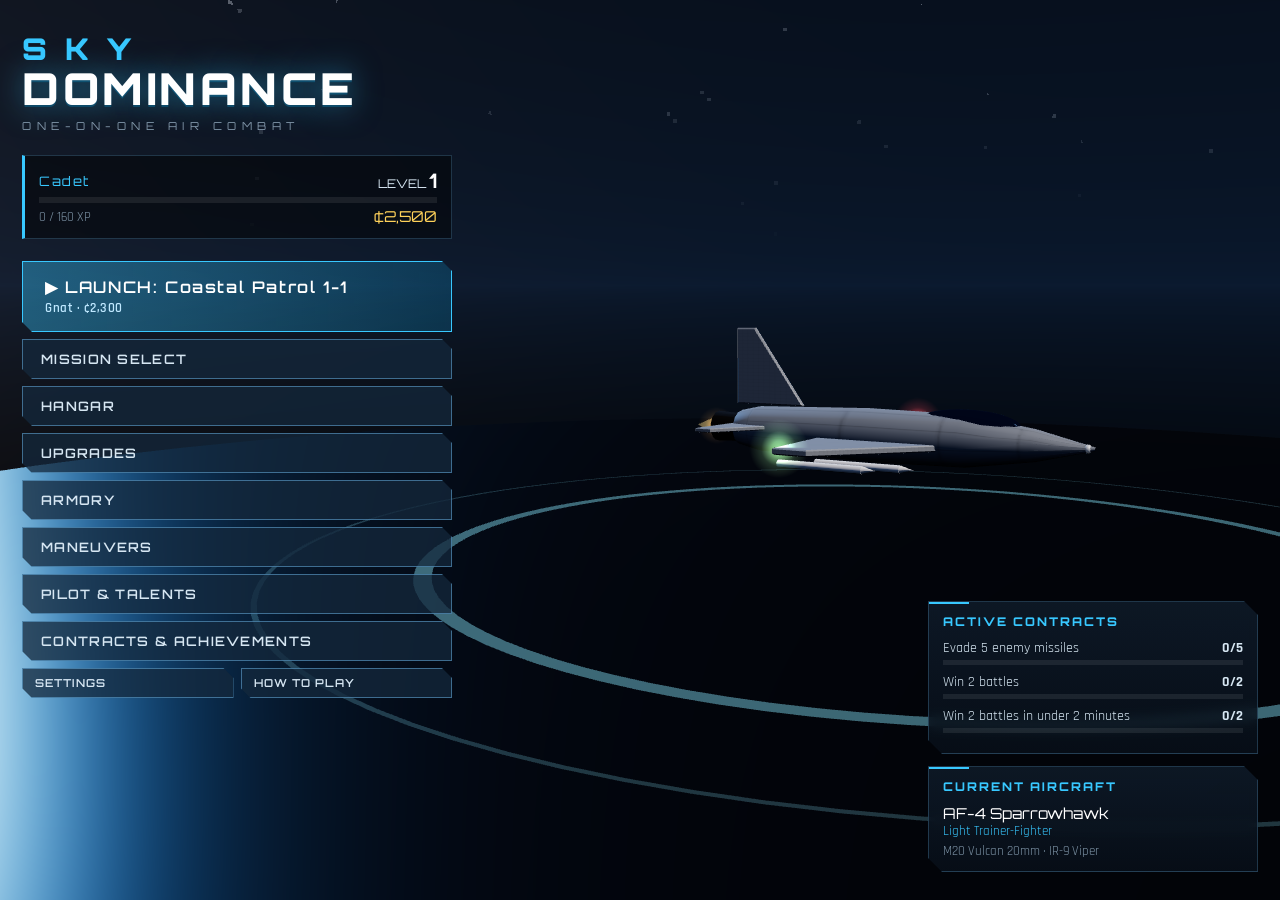
<file: index.html>
<!doctype html>
<html lang="en">
<head>
  <meta charset="utf-8">
  <meta name="viewport" content="width=device-width, initial-scale=1">
  <title>SKY DOMINANCE</title>
  <meta name="description" content="SKY DOMINANCE — a 3D one-on-one fighter jet combat game with a hangar, armory, maneuvers and a progression campaign.">
  <link rel="preconnect" href="https://fonts.googleapis.com">
  <link rel="preconnect" href="https://fonts.gstatic.com" crossorigin>
  <link href="https://fonts.googleapis.com/css2?family=Orbitron:wght@600;800;900&family=Rajdhani:wght@500;600;700&display=swap" rel="stylesheet">
  <link rel="stylesheet" href="css/style.css">
</head>
<body>
  <canvas id="gl"></canvas>
  <canvas id="hud"></canvas>
  <div id="ui" class="ui-layer"></div>
  <div id="loading"><div class="ld-logo">SKY <b>DOMINANCE</b></div><div class="ld-bar"><i></i></div></div>
  <noscript>SKY DOMINANCE requires JavaScript and WebGL.</noscript>
  <script type="module" src="js/main.js"></script>
</body>
</html>
</file>
<file: css/style.css>
:root {
  color-scheme: dark;
  --bg: #05080c;
  --panel: rgba(8, 16, 26, 0.82);
  --panel2: rgba(14, 26, 40, 0.9);
  --line: rgba(120, 200, 255, 0.22);
  --line2: rgba(120, 200, 255, 0.45);
  --text: #d6e6f2;
  --dim: #7f95a8;
  --accent: #38c8ff;
  --accent2: #0f8fc4;
  --green: #7dffb0;
  --amber: #ffb43c;
  --orange: #ff7a2e;
  --red: #ff4a3d;
  --gold: #ffd25a;
  --head: 'Orbitron', 'Rajdhani', 'Segoe UI', sans-serif;
  --body: 'Rajdhani', 'Segoe UI', system-ui, sans-serif;
}
* { box-sizing: border-box; }
html, body { margin: 0; height: 100%; background: var(--bg); color: var(--text); font-family: var(--body); overflow: hidden; user-select: none; }
#gl, #hud { position: fixed; inset: 0; width: 100%; height: 100%; display: block; }
#hud { pointer-events: none; z-index: 2; }
.ui-layer { position: fixed; inset: 0; z-index: 3; pointer-events: none; overflow: hidden; padding: 0 22px 22px; display: flex; flex-direction: column; }
.ui-layer .panel, .ui-layer button, .ui-layer .btn, .ui-layer .topbar, .ui-layer .tabs, .ui-layer .pilot-card, .ui-layer .item,
.ui-layer .results, .ui-layer .pause, .ui-layer input, .ui-layer label, .ui-layer .loading-sortie, .ui-layer .ac-card, .ui-layer .node { pointer-events: auto; }
.ui-layer.battle { padding: 0; }
body.in-battle { cursor: crosshair; }

/* --------------------------------------------------------- generic */
h2, h3, h4 { font-family: var(--head); letter-spacing: 0.08em; margin: 0 0 10px; font-weight: 800; }
h3 { font-size: 17px; color: #fff; }
h4 { font-size: 12px; color: var(--accent); letter-spacing: 0.16em; }
h3 small, h4 small { color: var(--dim); font-size: 12px; margin-left: 8px; }
.panel {
  background: linear-gradient(180deg, var(--panel2), var(--panel)); border: 1px solid var(--line);
  clip-path: polygon(0 0, calc(100% - 14px) 0, 100% 14px, 100% 100%, 14px 100%, 0 calc(100% - 14px));
  padding: 16px 18px; backdrop-filter: blur(6px); position: relative;
}
.panel::before { content: ''; position: absolute; left: 0; top: 0; width: 40px; height: 2px; background: var(--accent); }
.hint { color: var(--dim); font-size: 14px; margin: 6px 0 12px; line-height: 1.35; }
.hint.center { text-align: center; }
.green { color: var(--green) !important; } .amber { color: var(--amber) !important; } .orange { color: var(--orange) !important; } .red { color: var(--red) !important; }
.dim { opacity: 0.25; }
.stars { color: var(--gold); letter-spacing: 2px; }
kbd { display: inline-block; min-width: 24px; padding: 2px 7px; border: 1px solid var(--line2); border-bottom-width: 3px; border-radius: 4px; font-family: var(--head); font-size: 11px; color: #fff; background: rgba(255,255,255,0.05); text-align: center; }

.btn, .tab, .seg button {
  font-family: var(--head); font-weight: 600; font-size: 13px; letter-spacing: 0.1em; color: var(--text);
  background: rgba(20, 40, 60, 0.75); border: 1px solid var(--line2); padding: 11px 18px; cursor: pointer;
  clip-path: polygon(0 0, calc(100% - 10px) 0, 100% 10px, 100% 100%, 10px 100%, 0 calc(100% - 10px));
  transition: background 0.15s, color 0.15s, transform 0.1s; text-align: left;
}
.btn:hover:not([disabled]), .tab:hover, .seg button:hover { background: rgba(56, 200, 255, 0.25); color: #fff; }
.btn:active:not([disabled]) { transform: translateY(1px); }
.btn.primary { background: linear-gradient(90deg, rgba(56,200,255,0.38), rgba(15,143,196,0.25)); border-color: var(--accent); color: #fff; }
.btn.primary:hover:not([disabled]) { background: linear-gradient(90deg, rgba(56,200,255,0.6), rgba(15,143,196,0.45)); }
.btn.big { font-size: 16px; padding: 15px 22px; }
.btn.small { font-size: 11px; padding: 7px 12px; }
.btn small { display: block; font-family: var(--body); font-size: 13px; color: #bfe8ff; letter-spacing: 0.04em; margin-top: 3px; font-weight: 600; }
.btn[disabled] { opacity: 0.55; cursor: default; }
.btn.cant { filter: saturate(0.3); opacity: 0.7; }
.btn.notify { border-color: var(--gold); box-shadow: inset 3px 0 0 var(--gold); }
.tab.on, .seg button.on { background: var(--accent); color: #031018; border-color: var(--accent); }
.tabs { display: flex; gap: 6px; margin-bottom: 12px; flex-wrap: wrap; }
.sbar { position: relative; height: 7px; background: rgba(255,255,255,0.07); overflow: hidden; }
.sbar i { position: absolute; left: 0; top: 0; bottom: 0; }
.sbar i.cur { background: rgba(255,255,255,0.22); }
.sbar i.val { background: var(--accent); height: 60%; top: 20%; }
.sbar i.val.up { background: var(--green); } .sbar i.val.down { background: var(--red); }
.pbar { height: 5px; background: rgba(255,255,255,0.08); position: relative; }
.pbar i { position: absolute; left: 0; top: 0; bottom: 0; background: var(--green); }
.tag { font-size: 11px; padding: 2px 6px; border: 1px solid var(--line2); font-family: var(--head); letter-spacing: 0.08em; }
.tag.green { border-color: var(--green); color: var(--green); }

/* --------------------------------------------------------- topbar */
.topbar { display: flex; align-items: center; gap: 18px; padding: 14px 0 14px; border-bottom: 1px solid var(--line); margin-bottom: 14px; }
.topbar h2 { margin: 0; font-size: 20px; flex: 1; color: #fff; text-shadow: 0 0 18px rgba(56,200,255,0.5); }
.topbar .back { font-size: 12px; padding: 9px 14px; }
.tb-stats { display: flex; gap: 10px; font-family: var(--head); font-size: 13px; }
.tb-stats span { padding: 7px 12px; background: rgba(0,0,0,0.45); border: 1px solid var(--line); }
.tb-stats .cr { color: var(--gold); }
.tb-stats .sp.hot { color: var(--gold); border-color: var(--gold); }

/* --------------------------------------------------------- main menu */
.main-menu { display: grid; grid-template-columns: minmax(330px, 430px) 1fr minmax(260px, 330px); gap: 22px; height: 100%; padding-top: 30px; }
.logo { grid-column: 1; }
.logo-top { font-family: var(--head); font-weight: 900; font-size: 30px; letter-spacing: 0.6em; color: var(--accent); }
.logo-bot { font-family: var(--head); font-weight: 900; font-size: 44px; letter-spacing: 0.08em; color: #fff; line-height: 1; text-shadow: 0 0 30px rgba(56,200,255,0.55), 0 2px 0 #0a3a55; }
.logo-tag { font-family: var(--head); font-size: 11px; letter-spacing: 0.5em; color: var(--dim); margin-top: 8px; }
.main-menu .pilot-card { grid-column: 1; }
.main-nav { grid-column: 1; display: flex; flex-direction: column; gap: 7px; pointer-events: auto; }
.main-nav .row2 { display: grid; grid-template-columns: 1fr 1fr; gap: 7px; }
.main-menu > .logo, .main-menu > .pilot-card, .main-menu > .main-nav { grid-column: 1; }
.main-menu { grid-template-rows: auto auto 1fr; }
.main-side { grid-column: 3; grid-row: 1 / span 3; display: flex; flex-direction: column; gap: 12px; justify-content: flex-end; padding-bottom: 6px; }
.pilot-card { background: rgba(0,0,0,0.45); border: 1px solid var(--line); border-left: 3px solid var(--accent); padding: 12px 14px; display: grid; grid-template-columns: 1fr auto; gap: 4px 12px; align-items: center; }
.pc-rank { font-family: var(--head); font-size: 13px; color: var(--accent); letter-spacing: 0.12em; }
.pc-lvl { font-family: var(--head); font-size: 12px; text-align: right; } .pc-lvl b { font-size: 20px; color: #fff; }
.xpbar { grid-column: 1 / -1; height: 6px; background: rgba(255,255,255,0.08); }
.xpbar i { display: block; height: 100%; background: linear-gradient(90deg, var(--accent2), var(--accent)); box-shadow: 0 0 10px var(--accent); }
.xpbar.big { height: 9px; margin-top: 12px; }
.pc-xp { font-size: 13px; color: var(--dim); }
.pc-cr { font-family: var(--head); color: var(--gold); text-align: right; font-size: 15px; }
.pc-sp { grid-column: 1 / -1; color: var(--gold); font-weight: 700; cursor: pointer; font-size: 14px; }
.panel.mini { padding: 12px 14px; }
.contract-mini { display: grid; grid-template-columns: 1fr auto; gap: 3px 8px; font-size: 14px; margin-bottom: 8px; }
.contract-mini .pbar { grid-column: 1 / -1; }
.cac-name { font-family: var(--head); font-size: 15px; color: #fff; }
.cac-role { color: var(--accent); font-size: 13px; }
.cac-load { color: var(--dim); font-size: 13px; margin-top: 4px; }

/* --------------------------------------------------------- hangar */
.hangar { display: grid; grid-template-columns: 290px 1fr 430px; gap: 18px; flex: 1; min-height: 0; }
.ac-list { grid-column: 1; overflow-y: auto; display: flex; flex-direction: column; gap: 6px; padding: 10px; }
.ac-card { padding: 9px 12px; border: 1px solid var(--line); background: rgba(0,0,0,0.3); cursor: pointer; display: grid; grid-template-columns: 30px 1fr; gap: 0 8px; transition: background 0.15s; }
.ac-card:hover { background: rgba(56,200,255,0.12); }
.ac-card.selected { border-color: var(--accent); background: rgba(56,200,255,0.18); box-shadow: inset 3px 0 0 var(--accent); }
.ac-card.locked { opacity: 0.55; }
.acc-tier { grid-row: 1 / span 3; font-family: var(--head); color: var(--accent); font-size: 13px; align-self: center; }
.acc-name { font-family: var(--head); font-size: 13px; color: #fff; }
.acc-role { color: var(--dim); font-size: 13px; }
.acc-price { font-size: 13px; color: var(--gold); margin-top: 2px; }
.ac-detail { grid-column: 3; overflow-y: auto; }
.acd-head h3 { font-size: 20px; margin-bottom: 2px; }
.acd-role { color: var(--accent); font-size: 14px; }
.desc { color: #b9cad8; font-size: 15px; font-style: italic; margin: 8px 0 12px; }
.stats { display: flex; flex-direction: column; gap: 7px; }
.stat { display: grid; grid-template-columns: 116px 1fr 120px; align-items: center; gap: 10px; font-size: 14px; }
.stat .sn { color: var(--dim); }
.stat .sv { font-family: var(--head); font-size: 12px; text-align: right; color: #fff; }
.stat .sv small { color: var(--dim); margin-left: 3px; font-size: 10px; }
.stat .sv em { display: block; font-style: normal; font-size: 11px; }
em.up { color: var(--green); } em.down { color: var(--red); }
.proscons { display: grid; grid-template-columns: 1fr 1fr; gap: 10px; margin: 14px 0 6px; font-size: 14px; }
.proscons ul { margin: 0; padding-left: 18px; }
.pros li::marker { content: '▲ '; color: var(--green); }
.cons li::marker { content: '▼ '; color: var(--red); }
.acd-extra { color: var(--dim); font-size: 14px; margin: 8px 0 12px; } .acd-extra b { color: #fff; }
.acd-action .btn { width: 100%; text-align: center; margin-bottom: 14px; }
.paints { display: grid; grid-template-columns: repeat(5, 1fr); gap: 8px; }
.swatch { cursor: pointer; text-align: center; font-size: 11px; border: 1px solid var(--line); padding: 5px 3px; background: rgba(0,0,0,0.3); }
.swatch i { display: block; height: 28px; margin-bottom: 4px; border: 1px solid rgba(255,255,255,0.15); }
.swatch span { display: block; color: #fff; line-height: 1.1; min-height: 24px; }
.swatch small { color: var(--gold); }
.swatch.on { border-color: var(--green); box-shadow: 0 0 0 1px var(--green); }
.swatch.locked { opacity: 0.45; cursor: default; }

/* --------------------------------------------------------- upgrades */
.upgrades { max-width: 760px; width: 62%; }
.up-row { display: grid; grid-template-columns: 1fr 130px 120px 190px; gap: 14px; align-items: center; padding: 13px 0; border-bottom: 1px solid var(--line); }
.up-name b { font-family: var(--head); font-size: 14px; display: block; color: #fff; }
.up-name small { color: var(--dim); font-size: 13px; }
.pips { display: flex; gap: 5px; }
.pips i { flex: 1; height: 14px; background: rgba(255,255,255,0.08); border: 1px solid var(--line); transform: skewX(-20deg); }
.pips i.on { background: var(--accent); box-shadow: 0 0 8px var(--accent); }
.up-val { font-family: var(--head); font-size: 12px; color: var(--green); text-align: right; }
.up-row .btn { text-align: center; }

/* --------------------------------------------------------- armory / items */
.armory, .maneuvers, .missions { display: flex; flex-direction: column; flex: 1; min-height: 0; }
.armory .items, .maneuvers .items, .chal-wrap .items { width: 64%; overflow-y: auto; display: grid; grid-template-columns: repeat(auto-fill, minmax(300px, 1fr)); gap: 12px; padding-right: 6px; align-content: start; }
.item { background: linear-gradient(180deg, var(--panel2), var(--panel)); border: 1px solid var(--line); padding: 14px; display: flex; flex-direction: column; gap: 8px; clip-path: polygon(0 0, calc(100% - 12px) 0, 100% 12px, 100% 100%, 0 100%); }
.item.owned { border-color: rgba(125,255,176,0.4); }
.item.locked { opacity: 0.55; }
.item.selected { border-color: var(--accent); }
.it-head { display: flex; align-items: center; gap: 8px; }
.it-head b { font-family: var(--head); font-size: 14px; color: #fff; flex: 1; }
.it-type { font-size: 11px; color: var(--accent); border: 1px solid var(--line2); padding: 2px 6px; font-family: var(--head); letter-spacing: 0.06em; }
.item p { margin: 0; color: #b0c2d0; font-size: 14px; line-height: 1.3; }
.it-stats { display: flex; flex-direction: column; gap: 4px; }
.mini-stat { display: grid; grid-template-columns: 92px 1fr 64px; gap: 8px; align-items: center; font-size: 13px; color: var(--dim); }
.mini-stat em { font-style: normal; color: #fff; font-family: var(--head); font-size: 11px; text-align: right; }
.mini-tags { display: flex; flex-wrap: wrap; gap: 5px; margin-top: 3px; }
.mini-tags span { font-size: 11px; padding: 2px 6px; background: rgba(56,200,255,0.12); color: #bfe8ff; font-family: var(--head); letter-spacing: 0.05em; }
.it-act { display: flex; gap: 6px; margin-top: auto; flex-wrap: wrap; }
.it-act .btn { font-size: 11px; padding: 8px 12px; flex: 1; text-align: center; }
.loadout-bar { display: flex; gap: 22px; flex-wrap: wrap; margin-bottom: 12px; padding: 10px 16px; width: 64%; }
.loadout-bar small { display: block; color: var(--dim); font-size: 11px; font-family: var(--head); letter-spacing: 0.1em; }
.loadout-bar b { color: #fff; font-size: 15px; }
.m-icon { font-family: var(--head); font-size: 20px; color: var(--accent); width: 30px; text-align: center; }

.slots { width: 64%; margin-bottom: 12px; }
.slot-row { display: grid; grid-template-columns: repeat(4, 1fr); gap: 10px; }
.mslot { border: 1px solid var(--line2); background: rgba(0,0,0,0.35); padding: 10px; min-height: 76px; cursor: pointer; position: relative; display: flex; flex-direction: column; align-items: center; justify-content: center; gap: 2px; pointer-events: auto; }
.mslot.sel { border-color: var(--gold); box-shadow: 0 0 0 1px var(--gold) inset; }
.mslot kbd { position: absolute; left: 6px; top: 6px; }
.mslot b { font-family: var(--head); font-size: 22px; color: var(--accent); }
.mslot span { font-size: 13px; text-align: center; }
.mslot .empty { color: var(--dim); font-family: var(--head); font-size: 11px; }
.mslot .x { position: absolute; right: 7px; top: 4px; color: var(--dim); cursor: pointer; }
.mslot .x:hover { color: var(--red); }

/* --------------------------------------------------------- pilot / talents */
.pilot { display: grid; grid-template-columns: 1fr 340px; gap: 16px; flex: 1; min-height: 0; }
.talents { overflow-y: auto; }
.t-head { display: flex; align-items: center; gap: 16px; margin-bottom: 14px; font-size: 15px; }
.t-head h3 { margin: 0; }
.t-head div { flex: 1; color: var(--dim); }
.t-head b { font-family: var(--head); font-size: 18px; color: #fff; }
.branches { display: grid; grid-template-columns: repeat(4, 1fr); gap: 14px; }
.branch h4 { color: var(--bc); font-size: 14px; text-align: center; border-bottom: 2px solid var(--bc); padding-bottom: 6px; }
.tnode { border: 1px solid var(--line); padding: 9px 10px; background: rgba(0,0,0,0.35); cursor: default; pointer-events: auto; }
.tnode.can { border-color: var(--bc); cursor: pointer; box-shadow: 0 0 12px -4px var(--bc); }
.tnode.can:hover { background: rgba(255,255,255,0.06); }
.tnode.on { background: color-mix(in srgb, var(--bc) 22%, transparent); border-color: var(--bc); }
.tnode.locked { opacity: 0.45; }
.tn-name { font-family: var(--head); font-size: 12px; color: #fff; display: flex; justify-content: space-between; gap: 6px; }
.tn-name span { color: var(--bc); }
.tn-desc { font-size: 13px; color: #a9bccb; margin-top: 3px; line-height: 1.25; }
.tlink { width: 2px; height: 10px; background: var(--bc); margin: 0 auto; opacity: 0.6; }
.pstats { overflow-y: auto; }
.pstats .pilot-card { margin-bottom: 12px; }
table { width: 100%; border-collapse: collapse; font-size: 14px; }
td { padding: 5px 4px; border-bottom: 1px solid rgba(120,200,255,0.1); }
td:last-child { text-align: right; font-family: var(--head); font-size: 12px; color: #fff; }

/* --------------------------------------------------------- missions */
.campaign { display: grid; grid-template-columns: 470px 430px; gap: 16px; flex: 1; min-height: 0; }
.map { overflow-y: auto; }
.theater { margin-bottom: 12px; }
.th-name { font-family: var(--head); font-size: 13px; color: #fff; margin-bottom: 6px; letter-spacing: 0.06em; }
.th-name small { color: var(--dim); font-family: var(--body); margin-left: 8px; font-size: 13px; text-transform: uppercase; }
.th-nodes { display: flex; gap: 8px; }
.node { width: 64px; height: 50px; border: 1px solid var(--line2); background: rgba(0,0,0,0.4); display: flex; flex-direction: column; align-items: center; justify-content: center; cursor: pointer; font-family: var(--head); font-size: 16px; transition: background 0.15s; position: relative; clip-path: polygon(8px 0, 100% 0, calc(100% - 8px) 100%, 0 100%); }
.node:hover { background: rgba(56,200,255,0.2); }
.node i { font-style: normal; font-size: 9px; color: var(--gold); letter-spacing: 1px; }
.node.cleared { background: rgba(125,255,176,0.12); border-color: rgba(125,255,176,0.5); }
.node.boss { color: var(--red); border-color: var(--red); font-size: 20px; }
.node.elite { color: var(--gold); }
.node.locked { opacity: 0.3; cursor: default; }
.node.selected { background: var(--accent); color: #031018; border-color: var(--accent); }
.briefing { overflow-y: auto; }
.briefing.boss { border-color: var(--red); } .briefing.boss::before { background: var(--red); }
.briefing.elite { border-color: var(--gold); } .briefing.elite::before { background: var(--gold); }
.br-tag { font-family: var(--head); font-size: 11px; letter-spacing: 0.25em; color: var(--accent); }
.briefing.boss .br-tag { color: var(--red); } .briefing.elite .br-tag { color: var(--gold); }
.briefing h3 { font-size: 22px; margin: 4px 0; }
.br-theater { color: var(--dim); font-size: 14px; margin-bottom: 12px; }
.br-enemy { border-left: 3px solid var(--red); padding-left: 10px; margin-bottom: 8px; }
.br-ename { font-family: var(--head); font-size: 18px; color: #fff; }
.br-etitle { color: var(--red); font-size: 14px; }
.br-intro { font-style: italic; color: #e3c9c9; font-size: 15px; margin: 6px 0 10px; }
.br-grid { display: grid; grid-template-columns: 1fr 1fr; gap: 8px 14px; margin: 10px 0 14px; }
.br-grid small { display: block; font-family: var(--head); font-size: 10px; color: var(--dim); letter-spacing: 0.12em; }
.br-grid b { font-size: 15px; color: #fff; }
.br-rewards { display: flex; align-items: center; gap: 12px; padding: 10px 0; border-top: 1px solid var(--line); border-bottom: 1px solid var(--line); margin-bottom: 12px; font-family: var(--head); }
.br-rewards span { font-size: 11px; color: var(--dim); }
.br-rewards b { color: var(--gold); font-size: 15px; }
.br-rewards em { font-size: 11px; color: var(--amber); font-style: normal; }
.br-rewards .br-stars { margin-left: auto; font-size: 16px; color: var(--gold); }
.briefing .btn { width: 100%; text-align: center; }
.contracts { display: grid; grid-template-columns: 1fr 1fr; gap: 16px; flex: 1; min-height: 0; width: 70%; }
.contracts section { overflow-y: auto; }
.contract { display: grid; grid-template-columns: 1fr 120px 50px auto; gap: 12px; align-items: center; padding: 10px 0; border-bottom: 1px solid var(--line); }
.contract b { display: block; color: #fff; font-size: 15px; }
.contract small { color: var(--gold); font-family: var(--head); font-size: 11px; }
.achs { display: grid; grid-template-columns: 1fr 1fr; gap: 8px; }
.ach { border: 1px solid var(--line); padding: 8px 10px; opacity: 0.55; display: flex; flex-direction: column; font-size: 13px; }
.ach.on { opacity: 1; border-color: var(--gold); background: rgba(255,210,90,0.08); }
.ach b { color: #fff; font-size: 14px; } .ach span { color: var(--dim); } .ach small { color: var(--gold); font-family: var(--head); font-size: 10px; margin-top: 3px; }

/* --------------------------------------------------------- settings / help */
.settings { width: 560px; display: flex; flex-direction: column; gap: 4px; }
.set { display: flex; align-items: center; justify-content: space-between; padding: 12px 0; border-bottom: 1px solid var(--line); font-size: 16px; gap: 16px; }
.set input[type=checkbox] { width: 22px; height: 22px; accent-color: var(--accent); }
.set input[type=range] { width: 200px; accent-color: var(--accent); }
.seg { display: flex; gap: 4px; }
.seg button { padding: 7px 14px; font-size: 11px; }
.set.danger span { color: var(--red); }
.help { display: grid; grid-template-columns: 460px 480px; gap: 16px; overflow-y: auto; }
.help td:first-child { text-align: left; white-space: nowrap; width: 150px; }
.help td:last-child { text-align: left; font-family: var(--body); font-size: 15px; color: var(--text); }
.tips { padding-left: 18px; margin: 0; font-size: 15px; line-height: 1.4; }
.tips li { margin-bottom: 8px; }
.tips b { color: var(--accent); }

/* --------------------------------------------------------- results */
.results { margin: auto; width: min(980px, 96vw); display: flex; flex-direction: column; gap: 14px; padding-top: 20px; max-height: 100%; overflow-y: auto; }
.res-title { font-family: var(--head); font-weight: 900; font-size: 42px; text-align: center; letter-spacing: 0.1em; }
.results.win .res-title { color: var(--green); text-shadow: 0 0 30px rgba(125,255,176,0.5); }
.results.loss .res-title { color: var(--red); text-shadow: 0 0 30px rgba(255,74,61,0.5); }
.res-sub { text-align: center; color: var(--dim); font-size: 17px; margin-top: -8px; }
.res-grid { display: grid; grid-template-columns: 1fr 1.2fr; gap: 14px; }
tr.total td { color: var(--gold); font-family: var(--head); font-weight: 800; border-bottom: none; padding-top: 8px; }
tr.total td:last-child { color: var(--gold); font-size: 15px; }
.levelup { margin-top: 12px; font-family: var(--head); font-size: 20px; color: var(--gold); text-shadow: 0 0 16px rgba(255,210,90,0.6); animation: pulse 1s infinite alternate; }
.levelup small { font-size: 13px; color: #fff; margin-left: 10px; }
.unlocks { margin-top: 10px; display: flex; flex-wrap: wrap; gap: 6px; align-items: center; }
.unlocks b { font-family: var(--head); font-size: 11px; color: var(--accent); margin-right: 4px; }
.unlocks span { font-size: 13px; padding: 3px 8px; border: 1px solid var(--accent); background: rgba(56,200,255,0.12); }
.gain { margin-top: 8px; font-size: 14px; color: var(--green); } .gain b { color: var(--gold); margin-left: 6px; font-family: var(--head); font-size: 12px; }
.gain.trophy { color: var(--gold); }
.res-actions { display: flex; flex-wrap: wrap; gap: 8px; justify-content: center; }
@keyframes pulse { from { opacity: 0.75; } to { opacity: 1; } }

/* --------------------------------------------------------- battle overlays */
.battle-help { position: absolute; top: 120px; left: 50%; transform: translateX(-50%); background: rgba(0,0,0,0.55); border: 1px solid var(--line); padding: 10px 18px; text-align: center; font-size: 15px; line-height: 1.5; transition: opacity 1.5s; pointer-events: none; }
.battle-help b { font-family: var(--head); font-size: 11px; color: var(--accent); letter-spacing: 0.2em; }
.battle-help.fade { opacity: 0; }
.pause { position: absolute; inset: 0; background: rgba(2,6,10,0.6); display: flex; align-items: center; justify-content: center; backdrop-filter: blur(3px); }
.pause .panel { width: 380px; display: flex; flex-direction: column; gap: 8px; text-align: center; }
.pause h2 { font-size: 26px; color: #fff; margin-bottom: 14px; }
.pause .btn { text-align: center; }
.loading-sortie { margin: auto; text-align: center; font-family: var(--head); font-size: 22px; letter-spacing: 0.3em; color: var(--accent); }
.loading-sortie small { display: block; color: var(--dim); font-size: 13px; letter-spacing: 0.2em; margin-top: 8px; }

/* --------------------------------------------------------- toast / loading */
.toast { position: fixed; top: 80px; left: 50%; transform: translateX(-50%); z-index: 20; padding: 10px 22px; font-family: var(--head); font-size: 13px; letter-spacing: 0.1em; background: rgba(10,40,24,0.92); border: 1px solid var(--green); color: var(--green); transition: opacity 0.5s, transform 0.5s; }
.toast.bad { background: rgba(40,10,10,0.92); border-color: var(--red); color: var(--red); }
.toast.out { opacity: 0; transform: translate(-50%, -14px); }
#loading { position: fixed; inset: 0; z-index: 50; background: var(--bg); display: flex; flex-direction: column; align-items: center; justify-content: center; gap: 18px; transition: opacity 0.5s; }
#loading.done { opacity: 0; pointer-events: none; }
.ld-logo { font-family: var(--head); font-size: 30px; letter-spacing: 0.2em; color: var(--accent); } .ld-logo b { color: #fff; }
.ld-bar { width: 260px; height: 3px; background: rgba(255,255,255,0.1); overflow: hidden; }
.ld-bar i { display: block; width: 40%; height: 100%; background: var(--accent); animation: ld 1s infinite; }
@keyframes ld { from { transform: translateX(-100%); } to { transform: translateX(260%); } }
.fatal { margin: auto; max-width: 520px; text-align: center; pointer-events: auto; }

/* scrollbars */
::-webkit-scrollbar { width: 8px; } ::-webkit-scrollbar-track { background: transparent; } ::-webkit-scrollbar-thumb { background: rgba(56,200,255,0.3); }

/* --------------------------------------------------------- responsive */
@media (max-width: 1300px) {
  .hangar { grid-template-columns: 250px 1fr 380px; }
  .campaign { grid-template-columns: 430px 1fr; }
  .armory .items, .maneuvers .items, .chal-wrap .items, .slots, .loadout-bar, .upgrades { width: 100%; }
  .contracts { width: 100%; }
  .branches { grid-template-columns: repeat(2, 1fr); }
  .help { grid-template-columns: 1fr 1fr; }
}
@media (max-width: 900px) {
  .ui-layer { overflow-y: auto; padding: 0 12px 12px; }
  .main-menu, .hangar, .campaign, .pilot, .contracts, .res-grid, .help { grid-template-columns: 1fr; display: flex; flex-direction: column; }
  .main-side { grid-column: auto; grid-row: auto; }
  .stat { grid-template-columns: 100px 1fr 90px; }
  .up-row { grid-template-columns: 1fr 1fr; }
  .tb-stats { font-size: 11px; } .topbar h2 { font-size: 15px; }
  .settings { width: 100%; }
  .paints { grid-template-columns: repeat(3, 1fr); }
}
</file>
